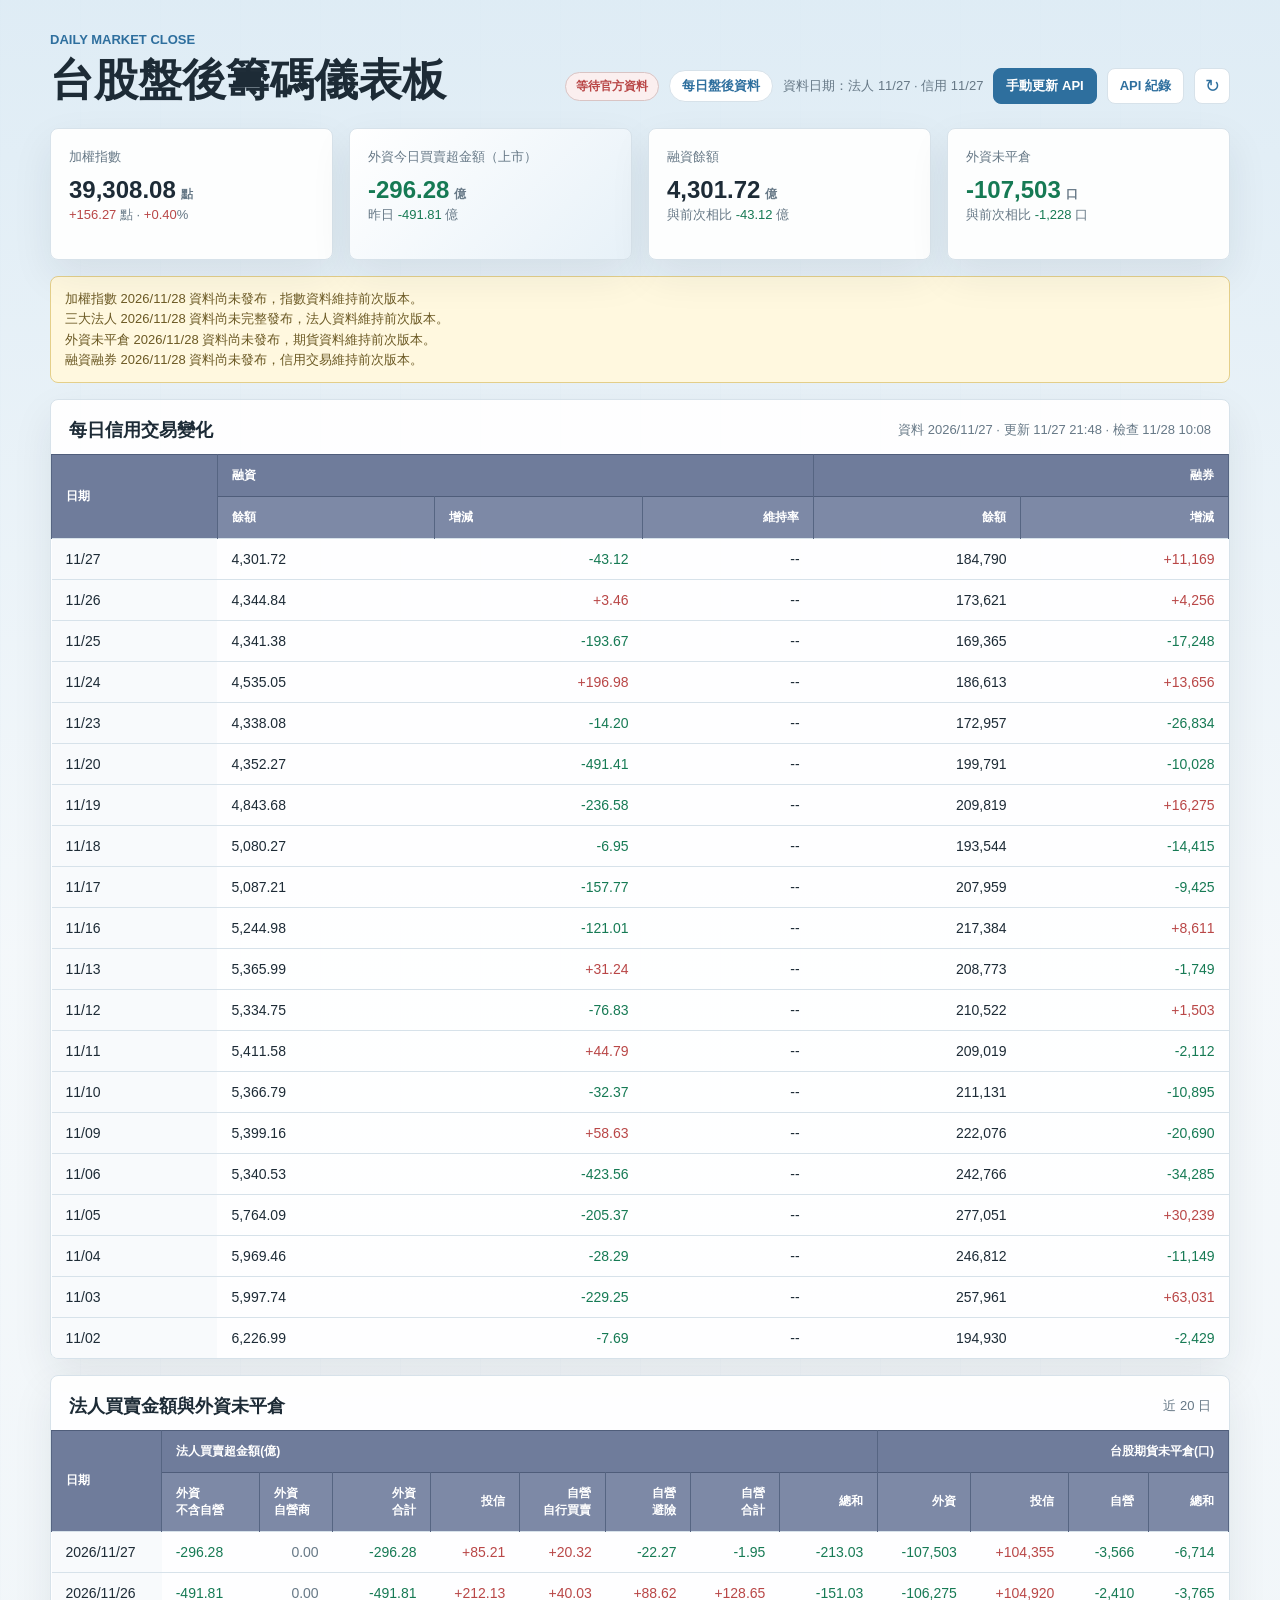
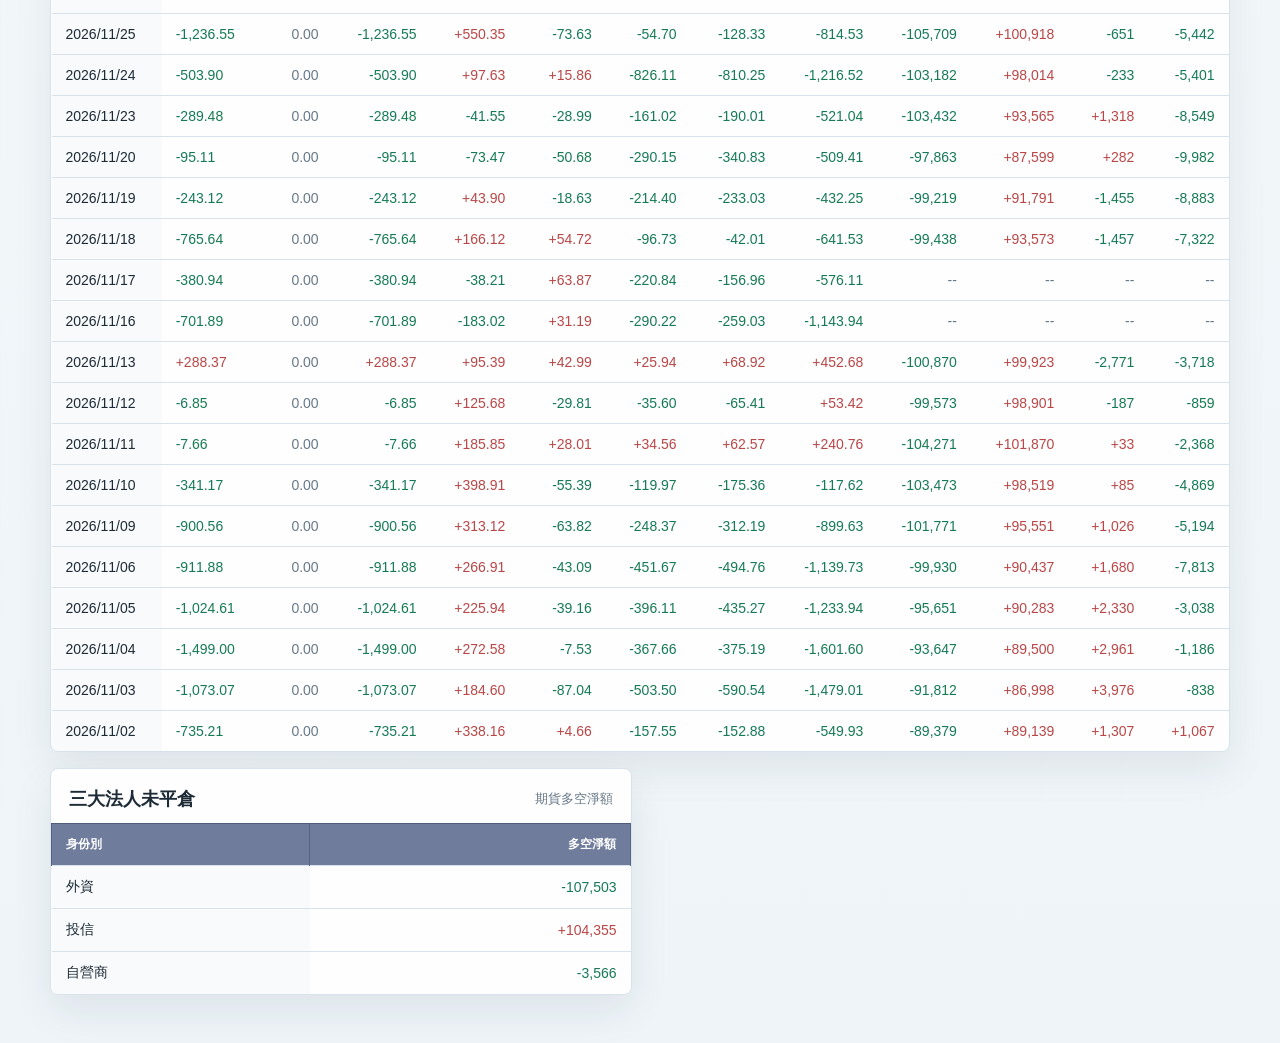
<file: index.html>
<!doctype html>
<html lang="zh-Hant">
  <head>
    <meta charset="utf-8">
    <meta name="viewport" content="width=device-width, initial-scale=1">
    <title>台股盤後籌碼儀表板</title>
    <link rel="stylesheet" href="assets/styles.css">
  </head>
  <body>
    <main class="dashboard">
      <header class="topbar">
        <div>
          <p class="eyebrow">Daily Market Close</p>
          <h1>台股盤後籌碼儀表板</h1>
        </div>
        <div class="status-panel">
          <span id="dataVersion" class="data-version">--</span>
          <span id="dataStatus" class="status-pill">載入中</span>
          <span id="updatedAt" class="muted">資料日期：--</span>
          <a class="action-link" href="https://github.com/b125482223-hue/STOCK_MINE/actions/workflows/update-market-data.yml" target="_blank" rel="noopener noreferrer">手動更新 API</a>
          <a class="action-link secondary" href="api-status.html">API 紀錄</a>
          <button id="refreshButton" class="icon-button" type="button" title="重新整理" aria-label="重新整理">↻</button>
        </div>
      </header>

      <section class="summary-grid four" aria-label="盤後摘要">
        <article class="metric-card index-card">
          <span class="metric-label">加權指數</span>
          <strong id="marketIndex">--</strong>
          <span id="marketIndexChange" class="muted">漲跌待更新</span>
        </article>
        <article class="metric-card strong">
          <span id="foreignLabel" class="metric-label">外資今日買賣超金額（上市）</span>
          <strong id="creditTotal">--</strong>
          <span id="foreignSubtitle" class="muted">昨日 --</span>
        </article>
        <article class="metric-card">
          <span id="marginLabel" class="metric-label">融資餘額</span>
          <strong id="marginBalanceTotal">--</strong>
          <span id="marginSubtitle" class="muted">與前次相比 --</span>
        </article>
        <article class="metric-card">
          <span id="futuresLabel" class="metric-label">外資未平倉</span>
          <strong id="futuresTotal">--</strong>
          <span id="futuresSubtitle" class="muted">與前次相比 --</span>
        </article>
      </section>

      <section id="sourceIssues" class="notice" hidden></section>

      <section class="content-grid">
        <article class="panel full focus-panel">
          <div class="panel-header">
            <h2>每日信用交易變化</h2>
            <span id="creditUpdatedAt" class="muted update-time">信用資料：--</span>
          </div>
          <div class="table-wrap credit-table-wrap">
            <table class="data-table credit-table">
              <thead>
                <tr>
                  <th rowspan="2">日期</th>
                  <th colspan="3">融資</th>
                  <th colspan="2">融券</th>
                </tr>
                <tr>
                  <th>餘額</th>
                  <th>增減</th>
                  <th>維持率</th>
                  <th>餘額</th>
                  <th>增減</th>
                </tr>
              </thead>
              <tbody id="creditHistoryRows"></tbody>
            </table>
          </div>
        </article>

        <article class="panel full">
          <div class="panel-header">
            <h2>法人買賣金額與外資未平倉</h2>
            <span class="muted">近 20 日</span>
          </div>
          <div class="table-wrap">
            <table class="data-table institution-history-table">
              <thead>
                <tr>
                  <th rowspan="2">日期</th>
                  <th colspan="8">法人買賣超金額(億)</th>
                  <th colspan="4">台股期貨未平倉(口)</th>
                </tr>
                <tr>
                  <th>外資<br>不含自營</th>
                  <th>外資<br>自營商</th>
                  <th>外資<br>合計</th>
                  <th>投信</th>
                  <th>自營<br>自行買賣</th>
                  <th>自營<br>避險</th>
                  <th>自營<br>合計</th>
                  <th>總和</th>
                  <th>外資</th>
                  <th>投信</th>
                  <th>自營</th>
                  <th>總和</th>
                </tr>
              </thead>
              <tbody id="institutionalHistoryRows"></tbody>
            </table>
          </div>
        </article>

        <article class="panel">
          <div class="panel-header">
            <h2>三大法人未平倉</h2>
            <span class="muted">期貨多空淨額</span>
          </div>
          <div class="table-wrap">
            <table class="data-table">
              <thead>
                <tr>
                  <th>身份別</th>
                  <th>多方未平倉</th>
                  <th>空方未平倉</th>
                  <th>多空淨額</th>
                </tr>
              </thead>
              <tbody id="futuresRows"></tbody>
            </table>
          </div>
        </article>

      </section>
    </main>

    <script src="assets/app.js?v=20260717-auto-refresh"></script>
  </body>
</html>
</file>
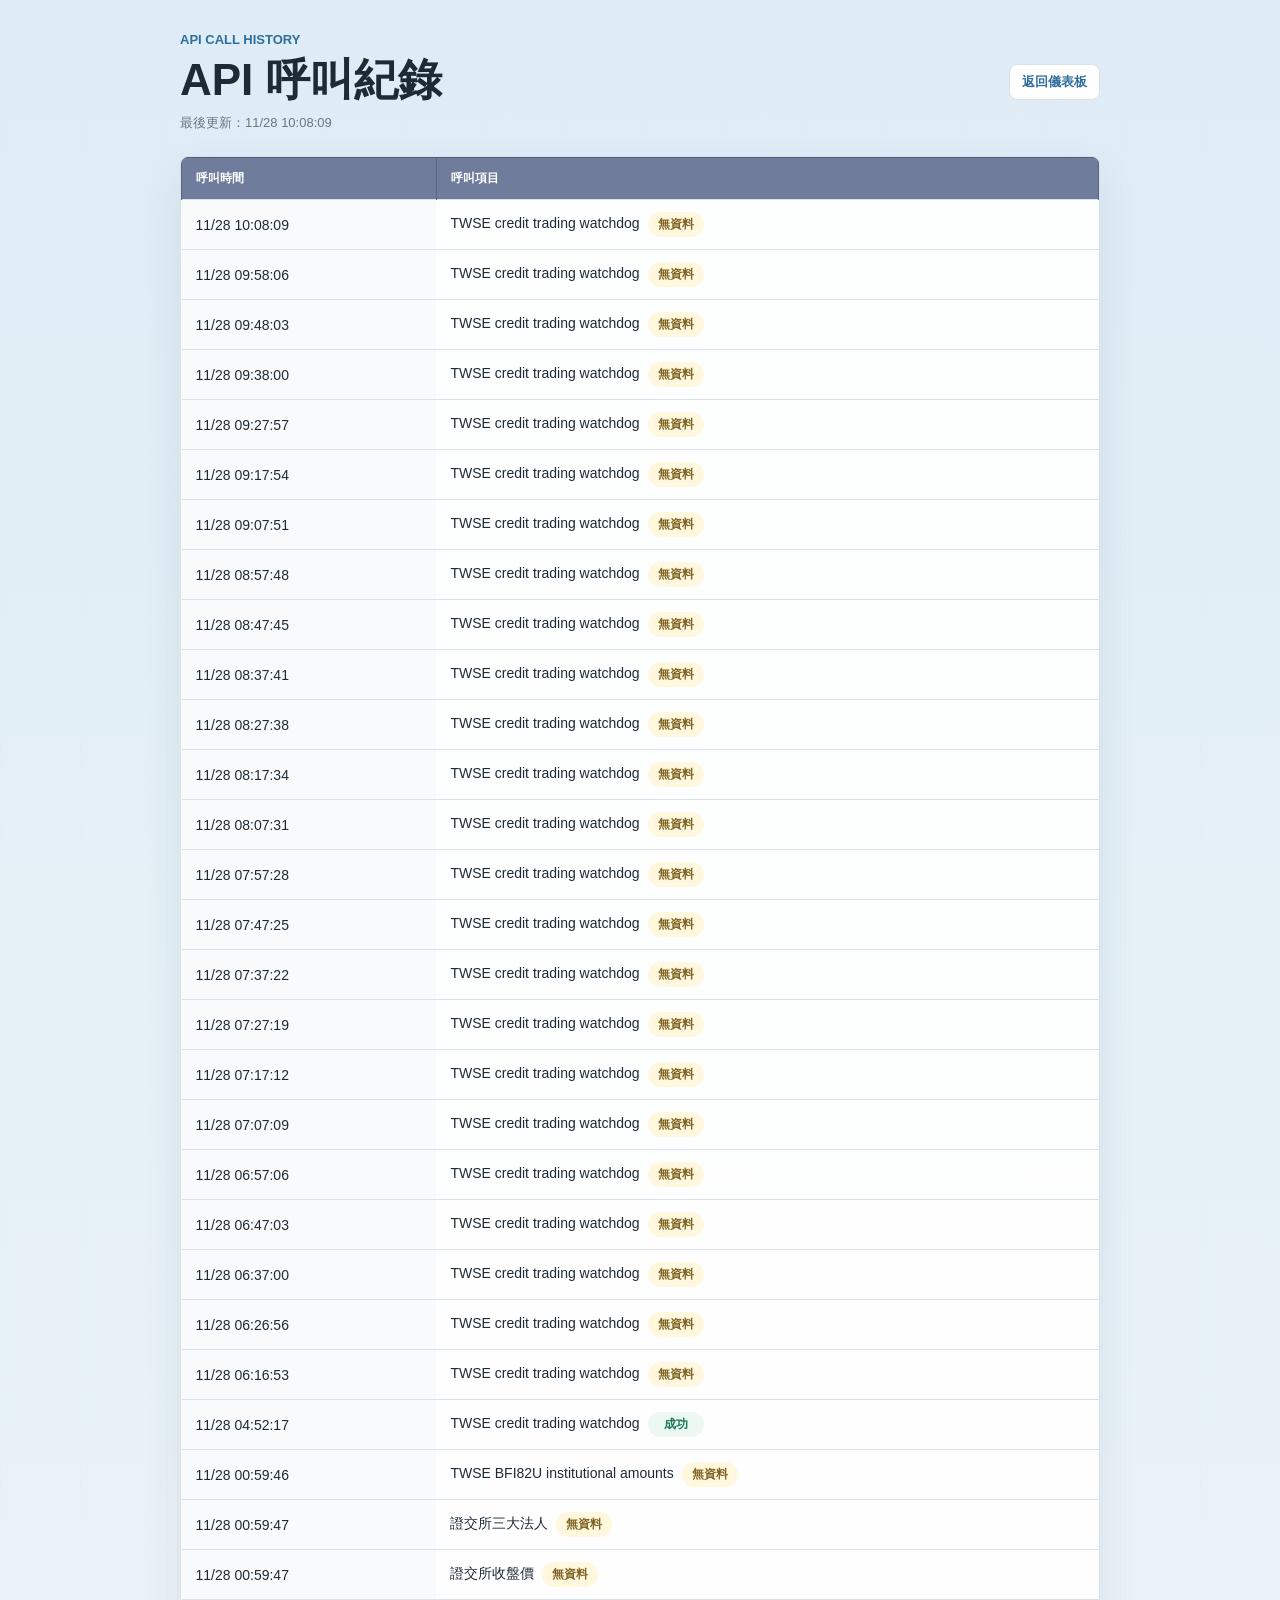
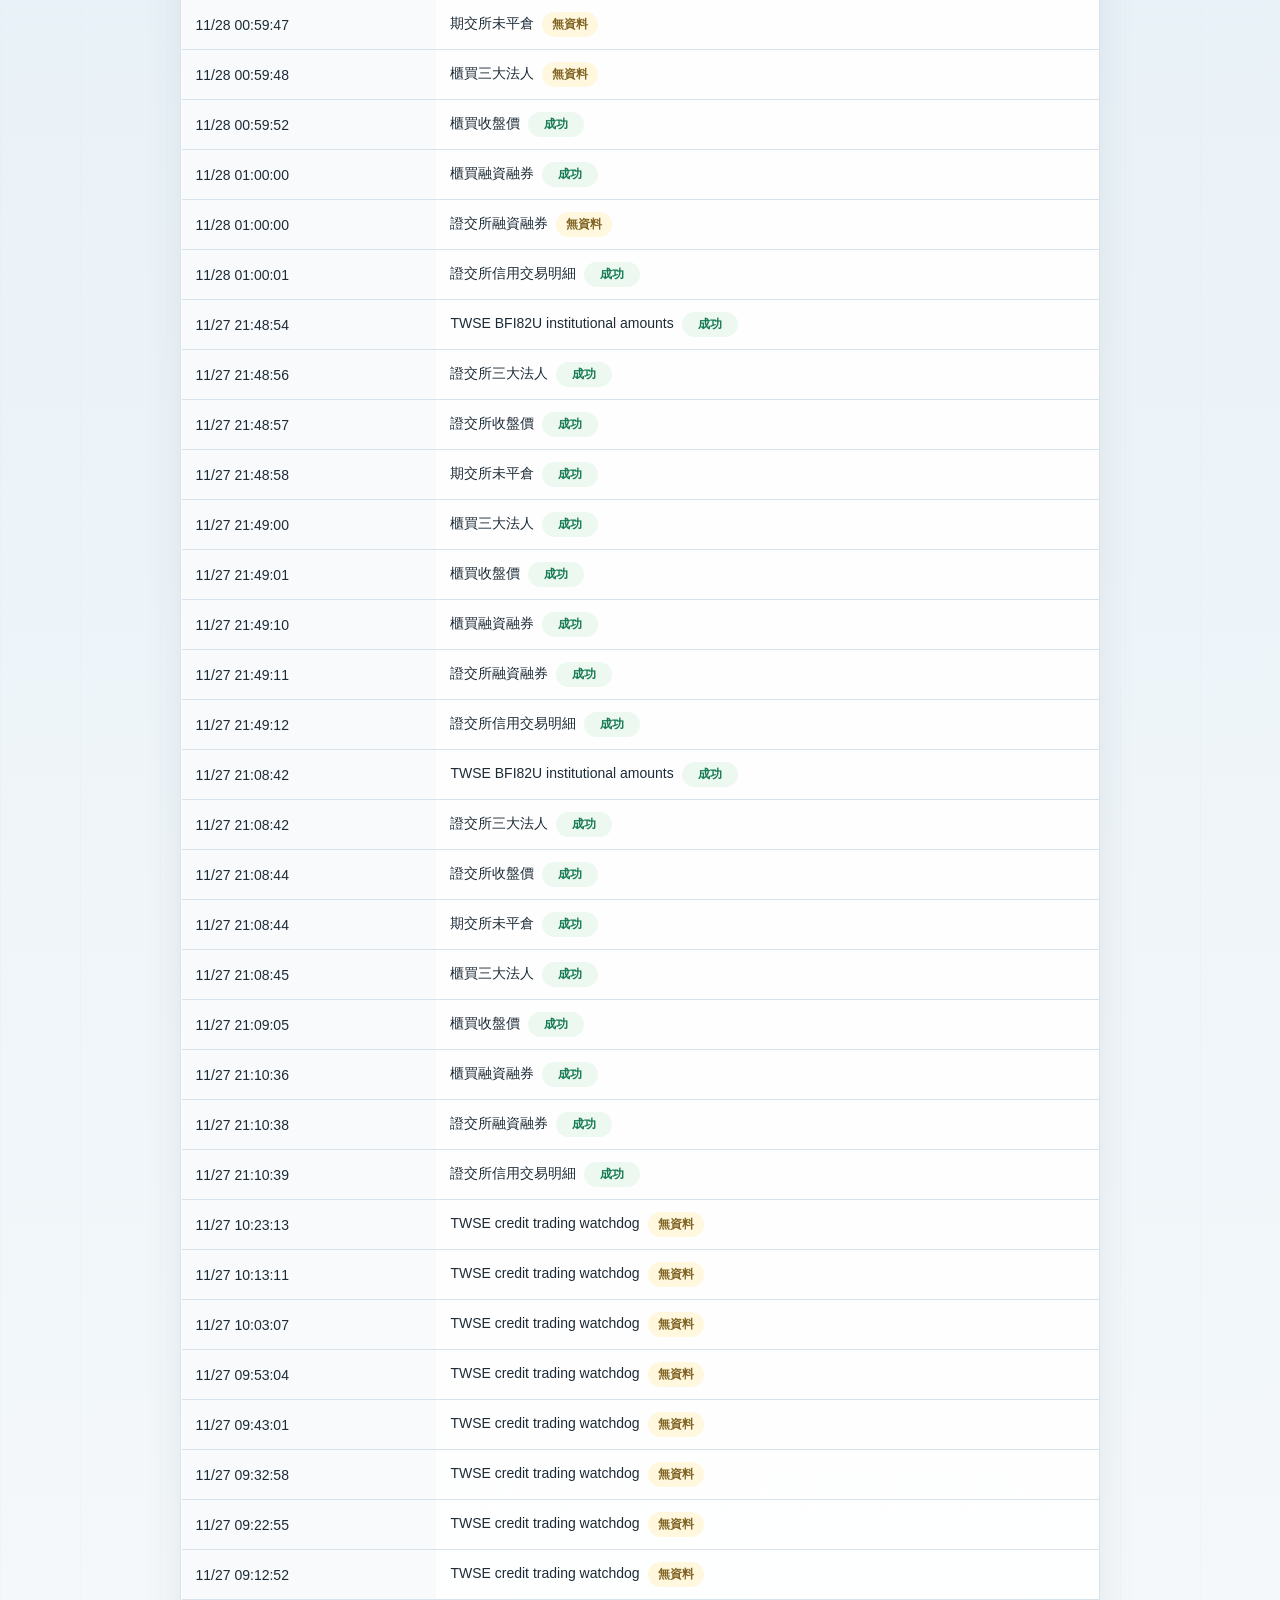
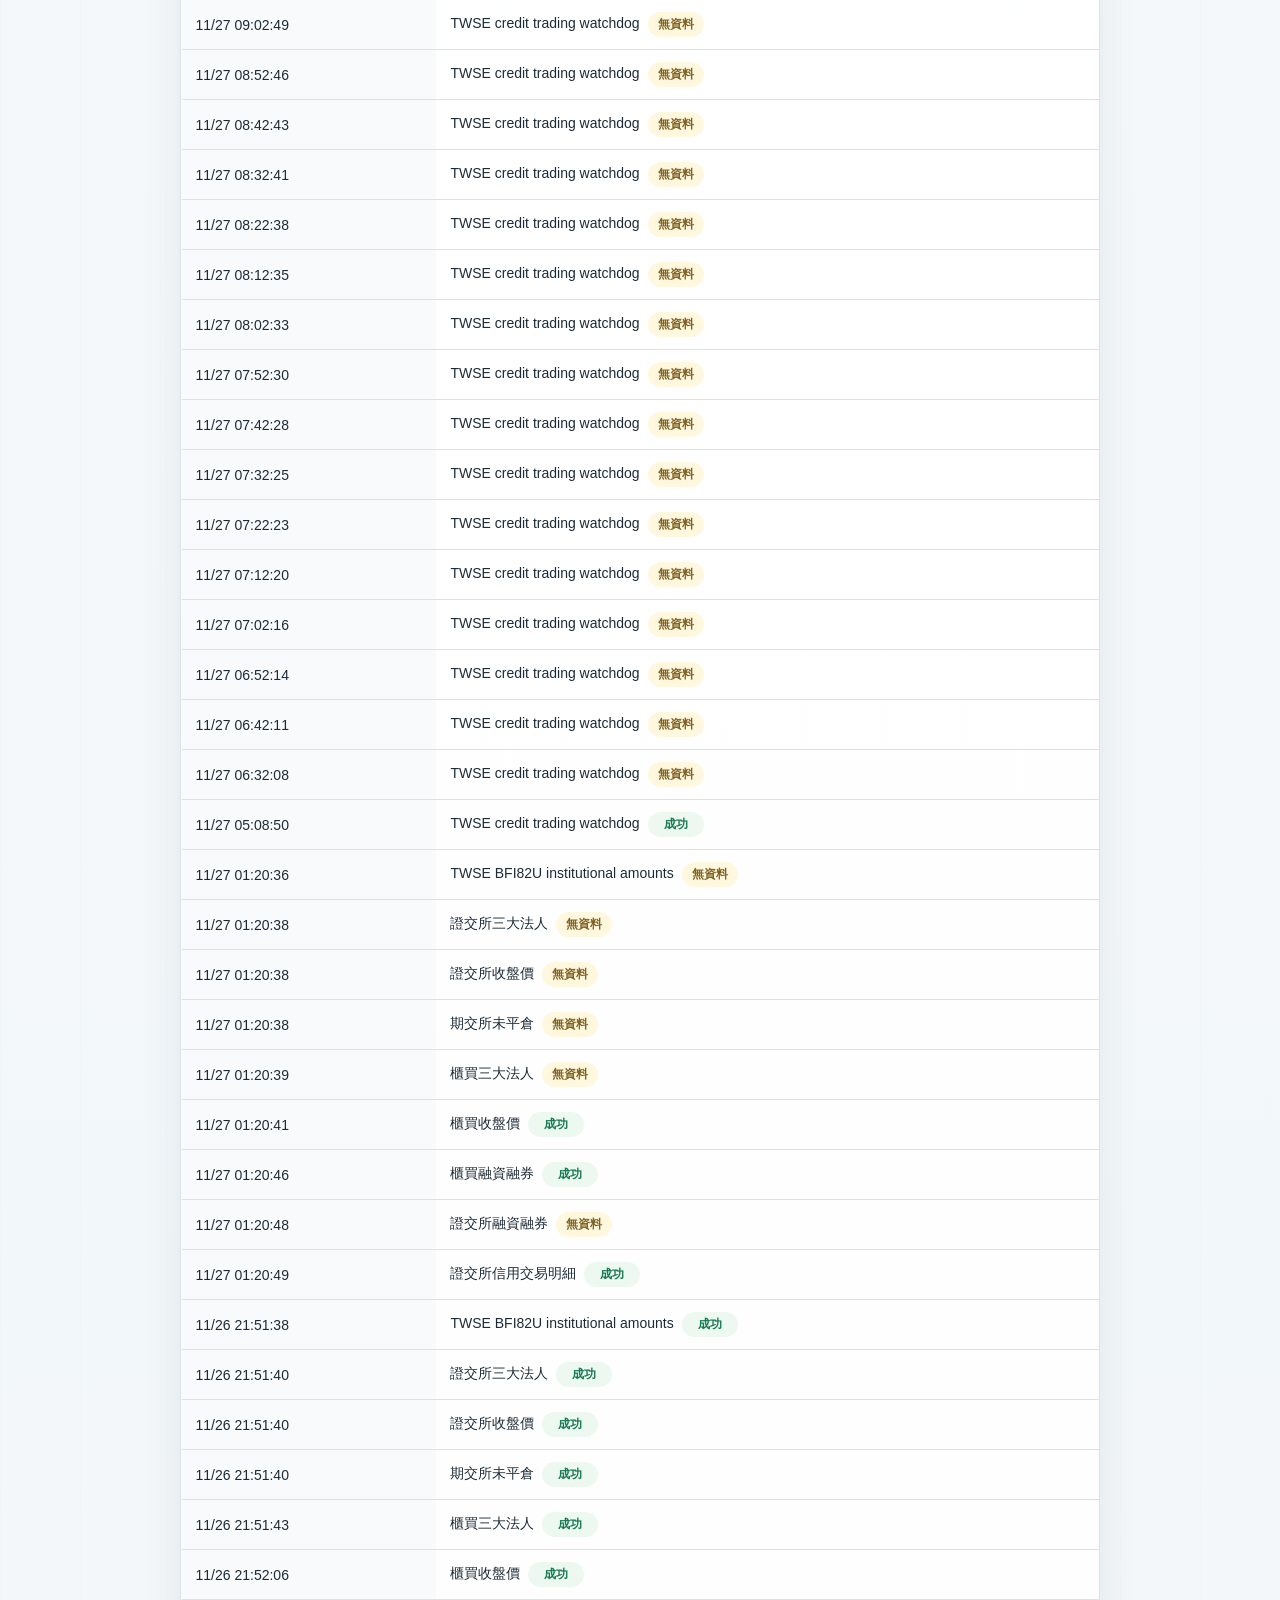
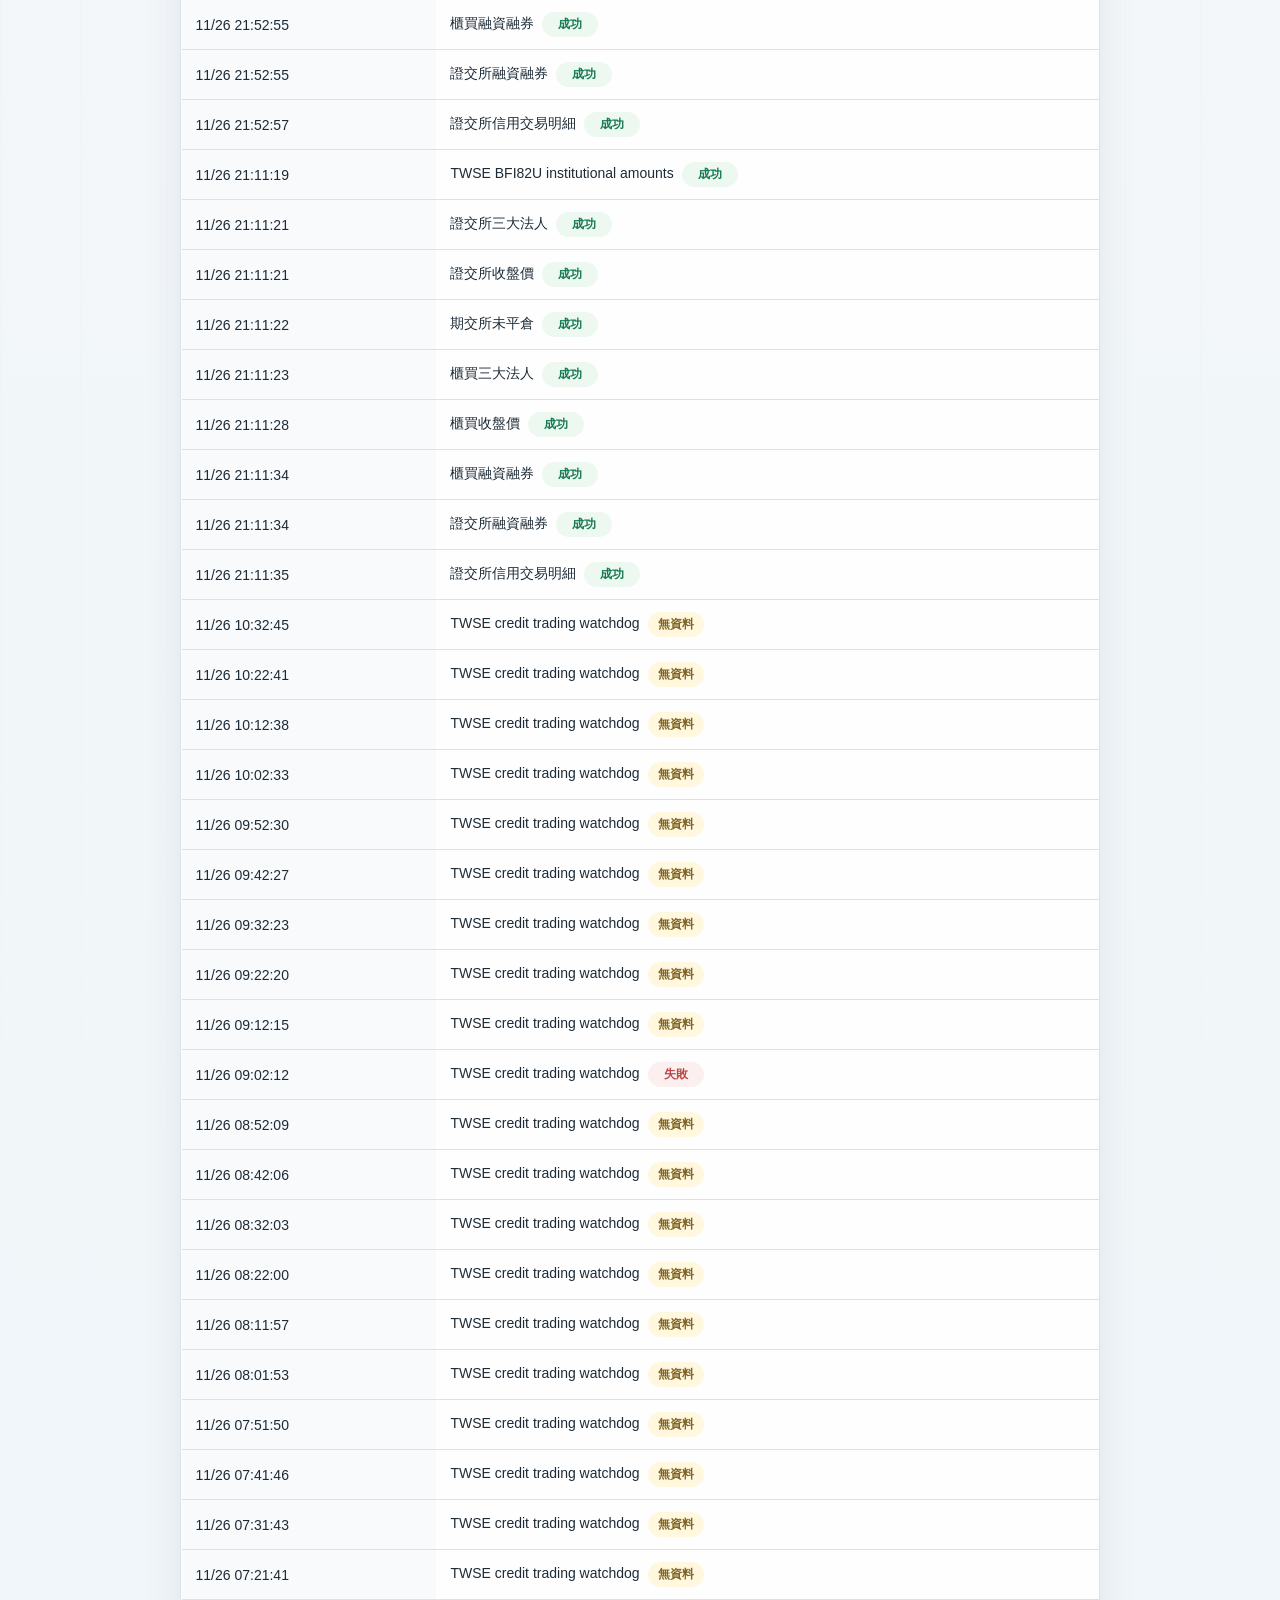
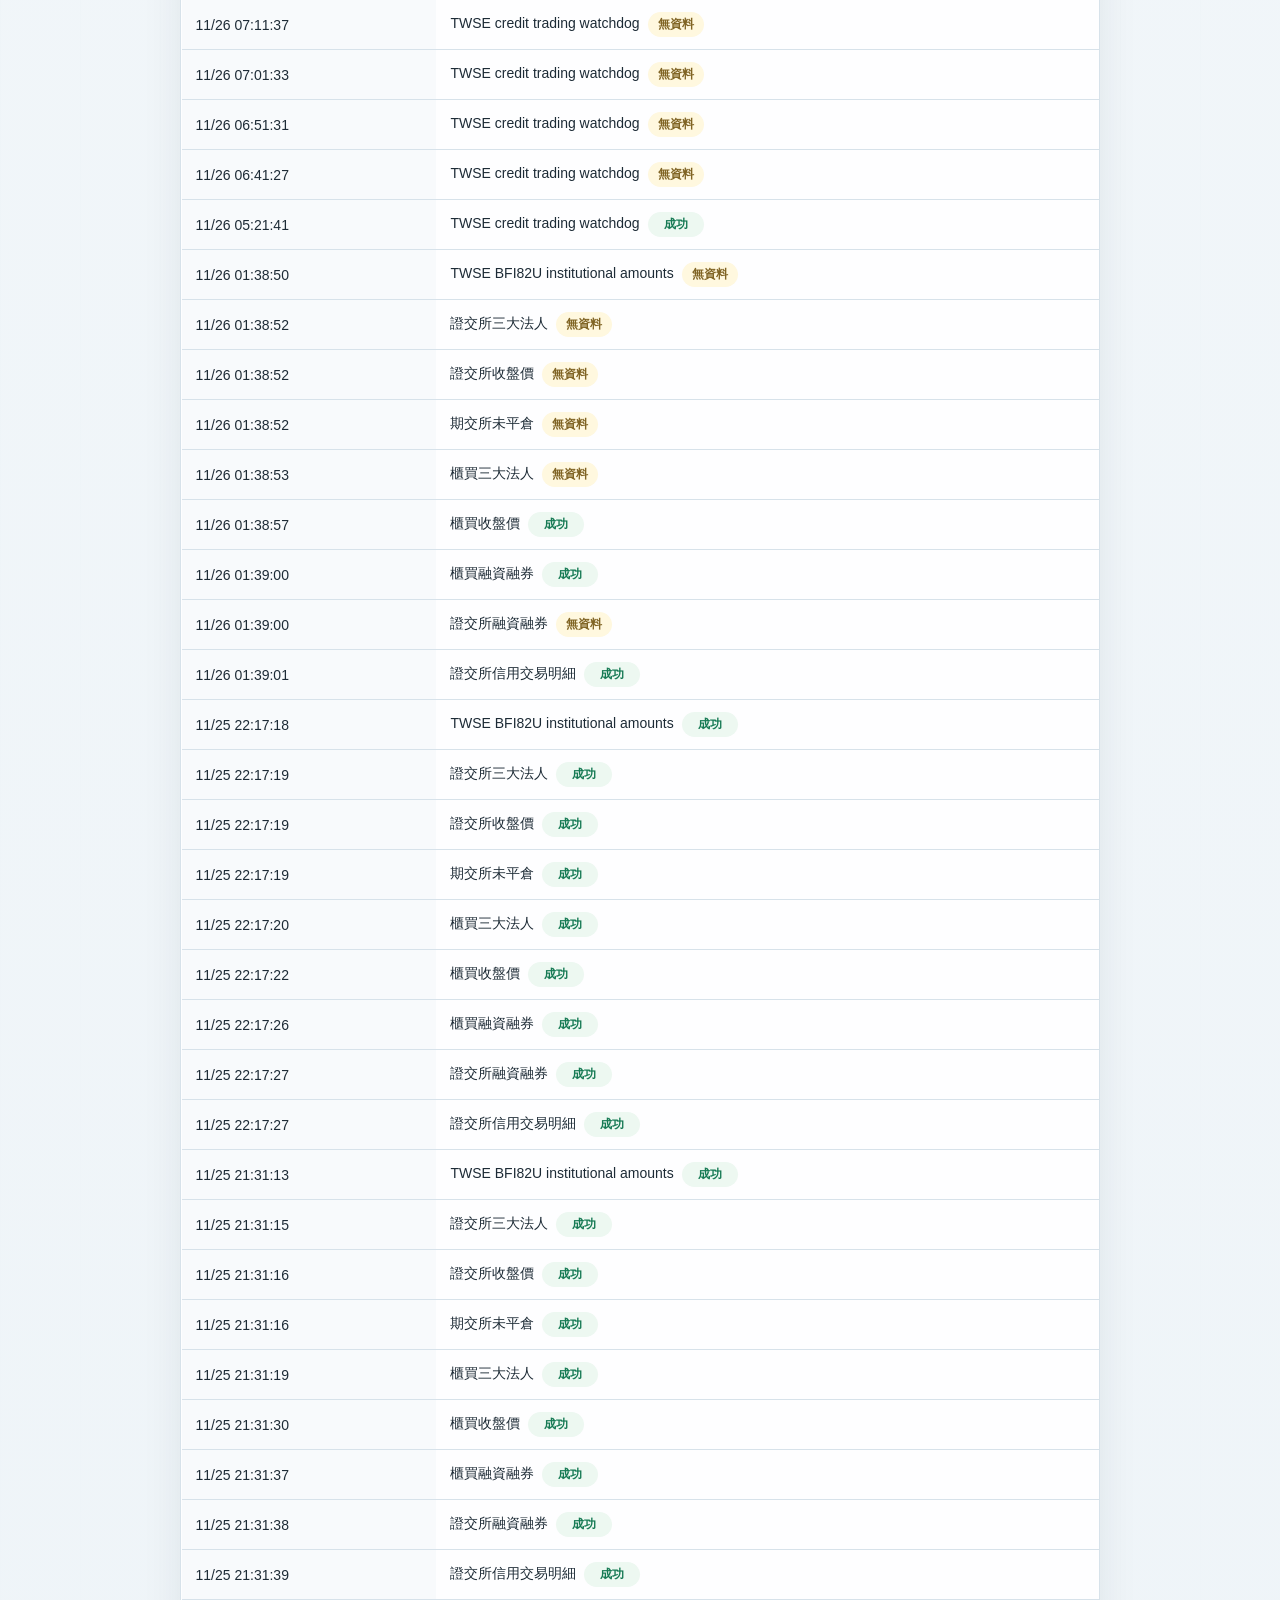
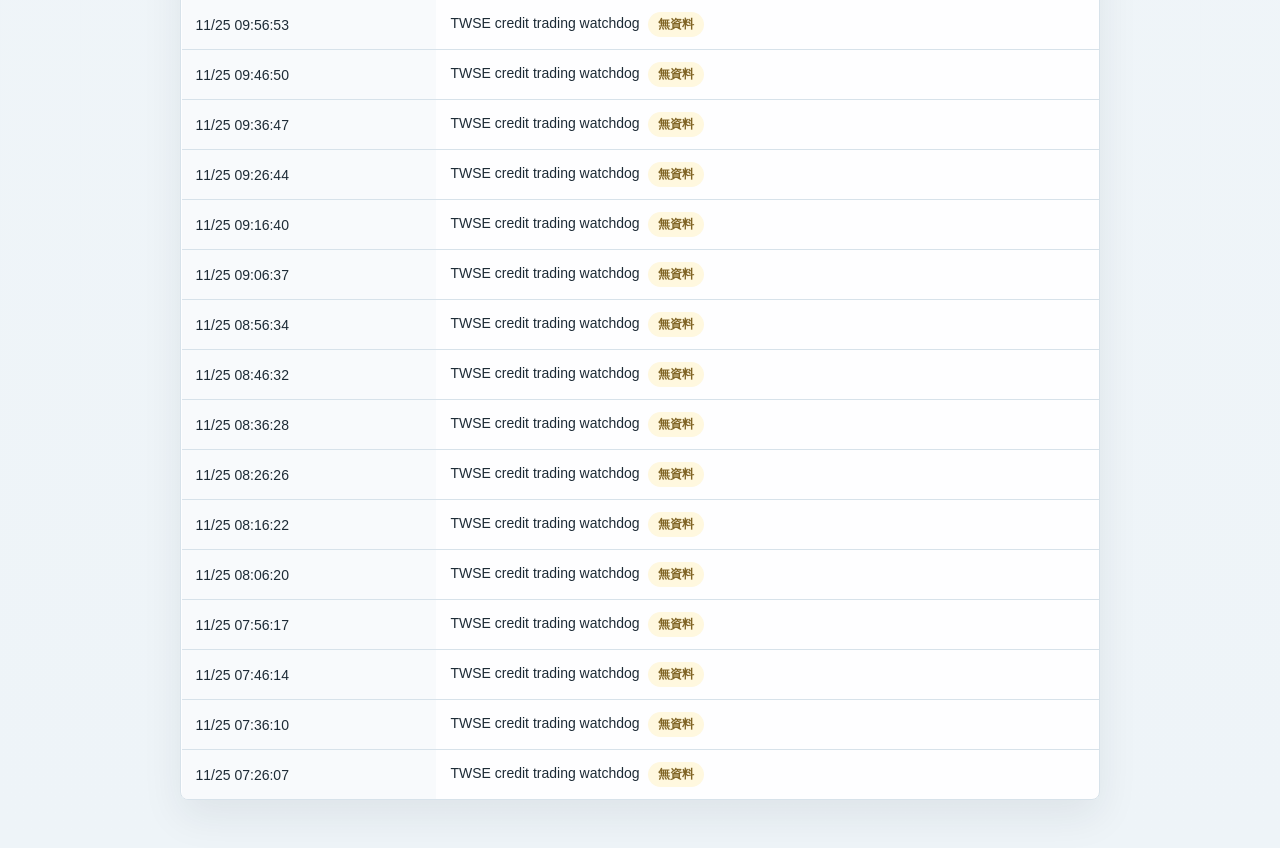
<file: api-status.html>
<!doctype html>
<html lang="zh-Hant">
  <head>
    <meta charset="utf-8">
    <meta name="viewport" content="width=device-width, initial-scale=1">
    <title>API 呼叫紀錄</title>
    <link rel="stylesheet" href="assets/styles.css">
  </head>
  <body>
    <main class="dashboard api-dashboard">
      <header class="topbar api-topbar">
        <div>
          <p class="eyebrow">API CALL HISTORY</p>
          <h1>API 呼叫紀錄</h1>
          <p id="apiLogUpdatedAt" class="muted api-log-updated">最後更新：--</p>
        </div>
        <a class="action-link secondary" href="index.html">返回儀表板</a>
      </header>

      <section class="panel full">
        <div class="table-wrap">
          <table class="data-table api-log-table">
            <thead>
              <tr>
                <th>呼叫時間</th>
                <th>呼叫項目</th>
              </tr>
            </thead>
            <tbody id="apiLogRows">
              <tr class="empty-row"><td colspan="2">載入中</td></tr>
            </tbody>
          </table>
        </div>
      </section>
    </main>

    <script src="assets/api-status.js?v=20260714-cache"></script>
  </body>
</html>
</file>
<file: assets/styles.css>
:root {
  --bg: #eef4f8;
  --surface: #ffffff;
  --surface-soft: #f7fafc;
  --line: #d7e2ea;
  --text: #1d2b36;
  --muted: #667886;
  --blue: #2e6f9e;
  --blue-soft: #dbeaf4;
  --green: #167a54;
  --red: #b94747;
  --shadow: 0 16px 40px rgba(29, 43, 54, 0.08);
}

* {
  box-sizing: border-box;
}

body {
  margin: 0;
  min-height: 100vh;
  color: var(--text);
  background:
    linear-gradient(180deg, rgba(219, 234, 244, 0.9), rgba(238, 244, 248, 0.65) 36%, var(--bg)),
    repeating-linear-gradient(90deg, rgba(46, 111, 158, 0.05) 0 1px, transparent 1px 80px);
  font-family: "Noto Sans TC", "Microsoft JhengHei", sans-serif;
}

.dashboard {
  width: min(1180px, calc(100% - 32px));
  margin: 0 auto;
  padding: 32px 0 48px;
}

.topbar {
  display: flex;
  align-items: flex-end;
  justify-content: space-between;
  gap: 24px;
  margin-bottom: 24px;
}

.eyebrow {
  margin: 0 0 8px;
  color: var(--blue);
  font-size: 13px;
  font-weight: 700;
  letter-spacing: 0;
  text-transform: uppercase;
}

h1,
h2 {
  margin: 0;
  letter-spacing: 0;
}

h1 {
  font-size: clamp(28px, 4vw, 44px);
  line-height: 1.12;
}

h2 {
  font-size: 18px;
}

.status-panel {
  display: flex;
  align-items: center;
  justify-content: flex-end;
  gap: 10px;
  flex-wrap: wrap;
}

.status-pill {
  display: inline-flex;
  align-items: center;
  min-height: 32px;
  padding: 6px 12px;
  border: 1px solid var(--line);
  border-radius: 999px;
  background: var(--surface);
  color: var(--blue);
  font-size: 13px;
  font-weight: 700;
}

.data-version {
  display: inline-flex;
  align-items: center;
  min-height: 28px;
  padding: 5px 10px;
  border: 1px solid #cbd9e4;
  border-radius: 999px;
  background: #edf4f8;
  color: #496b82;
  font-size: 12px;
  font-weight: 700;
}

.data-version[data-stage="complete"] {
  border-color: #a9d4bd;
  background: #edf8f1;
  color: var(--green);
}

.data-version[data-stage="preliminary"] {
  border-color: #e6cf90;
  background: #fff8df;
  color: #806424;
}

.data-version[data-stage="credit"],
.data-version[data-stage="partial"] {
  border-color: #e6cf90;
  background: #fff8df;
  color: #806424;
}

.data-version[data-stage="waiting"] {
  border-color: #d9c4c4;
  background: #fbefef;
  color: var(--red);
}

.action-link {
  display: inline-flex;
  align-items: center;
  min-height: 36px;
  padding: 7px 12px;
  border: 1px solid var(--blue);
  border-radius: 8px;
  background: var(--blue);
  color: #ffffff;
  font-size: 13px;
  font-weight: 700;
  text-decoration: none;
}

.action-link:hover {
  background: #245b82;
}

.action-link.secondary {
  border-color: var(--line);
  background: var(--surface);
  color: var(--blue);
}

.icon-button {
  width: 36px;
  height: 36px;
  border: 1px solid var(--line);
  border-radius: 8px;
  background: var(--surface);
  color: var(--blue);
  cursor: pointer;
  font-size: 18px;
  line-height: 1;
}

.icon-button:hover {
  background: var(--blue-soft);
}

.summary-grid,
.content-grid {
  display: grid;
  gap: 16px;
}

.summary-grid {
  grid-template-columns: 1.4fr repeat(3, 1fr);
  margin-bottom: 16px;
}

.summary-grid.three {
  grid-template-columns: repeat(3, 1fr);
}

.summary-grid.four {
  grid-template-columns: repeat(4, 1fr);
}

.index-card {
  background: linear-gradient(145deg, #ffffff 0%, #edf5fa 100%);
}

.content-grid {
  grid-template-columns: 1fr 1fr;
}

.metric-card,
.panel {
  border: 1px solid var(--line);
  border-radius: 8px;
  background: rgba(255, 255, 255, 0.94);
  box-shadow: var(--shadow);
}

.metric-card {
  min-height: 132px;
  padding: 18px;
}

.metric-card.strong {
  background: linear-gradient(135deg, #ffffff 0%, #e7f1f8 100%);
}

.metric-label,
.muted {
  color: var(--muted);
  font-size: 13px;
}

.metric-card strong {
  display: block;
  margin-top: 10px;
  font-size: 24px;
  line-height: 1.2;
}

.metric-row {
  display: flex;
  align-items: baseline;
  gap: 12px;
  flex-wrap: wrap;
  margin-top: 8px;
}

.metric-value {
  font-size: 34px;
  font-weight: 800;
}

.metric-change {
  font-size: 15px;
  font-weight: 800;
}

.positive {
  color: var(--red);
}

.negative {
  color: var(--green);
}

.neutral {
  color: var(--muted);
}

.panel {
  min-width: 0;
  overflow: hidden;
}

.panel.full {
  grid-column: 1 / -1;
}

.notice {
  margin-bottom: 16px;
  padding: 12px 14px;
  border: 1px solid #e4cf8a;
  border-radius: 8px;
  background: #fff8df;
  color: #6b5924;
  font-size: 13px;
  line-height: 1.55;
}

.panel-header {
  display: flex;
  align-items: center;
  justify-content: space-between;
  gap: 16px;
  padding: 18px 18px 12px;
}

.update-time {
  text-align: right;
}

.api-dashboard {
  max-width: 920px;
}

.api-topbar {
  align-items: center;
}

.api-log-updated {
  margin: 10px 0 0;
}

.api-log-table {
  min-width: 0;
}

.api-log-table th:nth-child(2),
.api-log-table td:nth-child(2) {
  text-align: left;
}

.api-call-name {
  display: inline-block;
  margin-right: 8px;
}

.api-state {
  display: inline-flex;
  min-width: 56px;
  justify-content: center;
  padding: 4px 8px;
  border-radius: 999px;
  font-size: 12px;
  font-weight: 700;
  vertical-align: middle;
}

.api-state.success {
  background: #edf8f1;
  color: var(--green);
}

.api-state.waiting {
  background: #fff8df;
  color: #806424;
}

.api-state.failed {
  background: #fbefef;
  color: var(--red);
}

.table-wrap {
  overflow-x: auto;
}

table {
  width: 100%;
  border-collapse: collapse;
  font-size: 14px;
}

.data-table {
  min-width: 520px;
}

.credit-table {
  min-width: 620px;
}

.institution-history-table {
  min-width: 1120px;
}

.futures-table {
  min-width: 0;
}

.futures-table th:last-child,
.futures-table td:last-child {
  text-align: right;
}

.metric-unit {
  margin-left: 5px;
  color: var(--muted);
  font-size: 12px;
  font-weight: 700;
}

th,
td {
  padding: 12px 14px;
  border-top: 1px solid var(--line);
  text-align: right;
  white-space: nowrap;
}

th:first-child,
td:first-child,
th:nth-child(2),
td:nth-child(2) {
  text-align: left;
}

th {
  background: #6f7c9b;
  color: #ffffff;
  border-top-color: #4f5d7a;
  border-left: 1px solid #566582;
  border-right: 1px solid #566582;
}

.data-table thead tr:nth-child(2) th {
  background: #7d89a6;
}

.data-table td:first-child,
.data-table th:first-child {
  position: sticky;
  left: 0;
  z-index: 1;
  background: #f8fafc;
  color: var(--text);
}

.data-table th:first-child {
  z-index: 2;
  background: #6f7c9b;
  color: #ffffff;
}

.data-table thead th {
  color: var(--muted);
  font-size: 12px;
  font-weight: 700;
}

.data-table thead th {
  color: #ffffff;
}

td {
  font-variant-numeric: tabular-nums;
}

.empty-row td {
  color: var(--muted);
  text-align: left;
}

@media (max-width: 900px) {
  .topbar {
    align-items: flex-start;
    flex-direction: column;
  }

  .status-panel {
    justify-content: flex-start;
  }

  .summary-grid,
  .content-grid {
    grid-template-columns: 1fr;
  }

  .summary-grid.three {
    grid-template-columns: 1fr;
  }

  .summary-grid.four {
    grid-template-columns: repeat(2, 1fr);
  }

  .metric-card {
    min-height: auto;
  }
}

@media (max-width: 560px) {
  .dashboard {
    width: 100%;
    padding: 12px 10px 28px;
  }

  .topbar {
    gap: 12px;
    margin-bottom: 12px;
  }

  .eyebrow {
    margin-bottom: 4px;
    font-size: 11px;
  }

  h1 {
    font-size: 22px;
  }

  .panel-header {
    align-items: flex-start;
    flex-direction: column;
    padding: 12px 12px 8px;
  }

  .update-time {
    text-align: left;
  }

  h2 {
    font-size: 16px;
  }

  .summary-grid {
    gap: 8px;
    margin-bottom: 10px;
  }

  .metric-card {
    padding: 12px;
  }

  .summary-grid.four {
    grid-template-columns: 1fr;
  }

  .metric-card strong {
    margin-top: 6px;
    font-size: 22px;
  }

  .notice {
    margin-bottom: 10px;
    padding: 10px 12px;
  }

  .table-wrap {
    border-top: 1px solid var(--line);
    -webkit-overflow-scrolling: touch;
  }

  th,
  td {
    padding: 9px 10px;
    font-size: 13px;
  }

  .content-grid {
    gap: 10px;
  }
}
</file>
